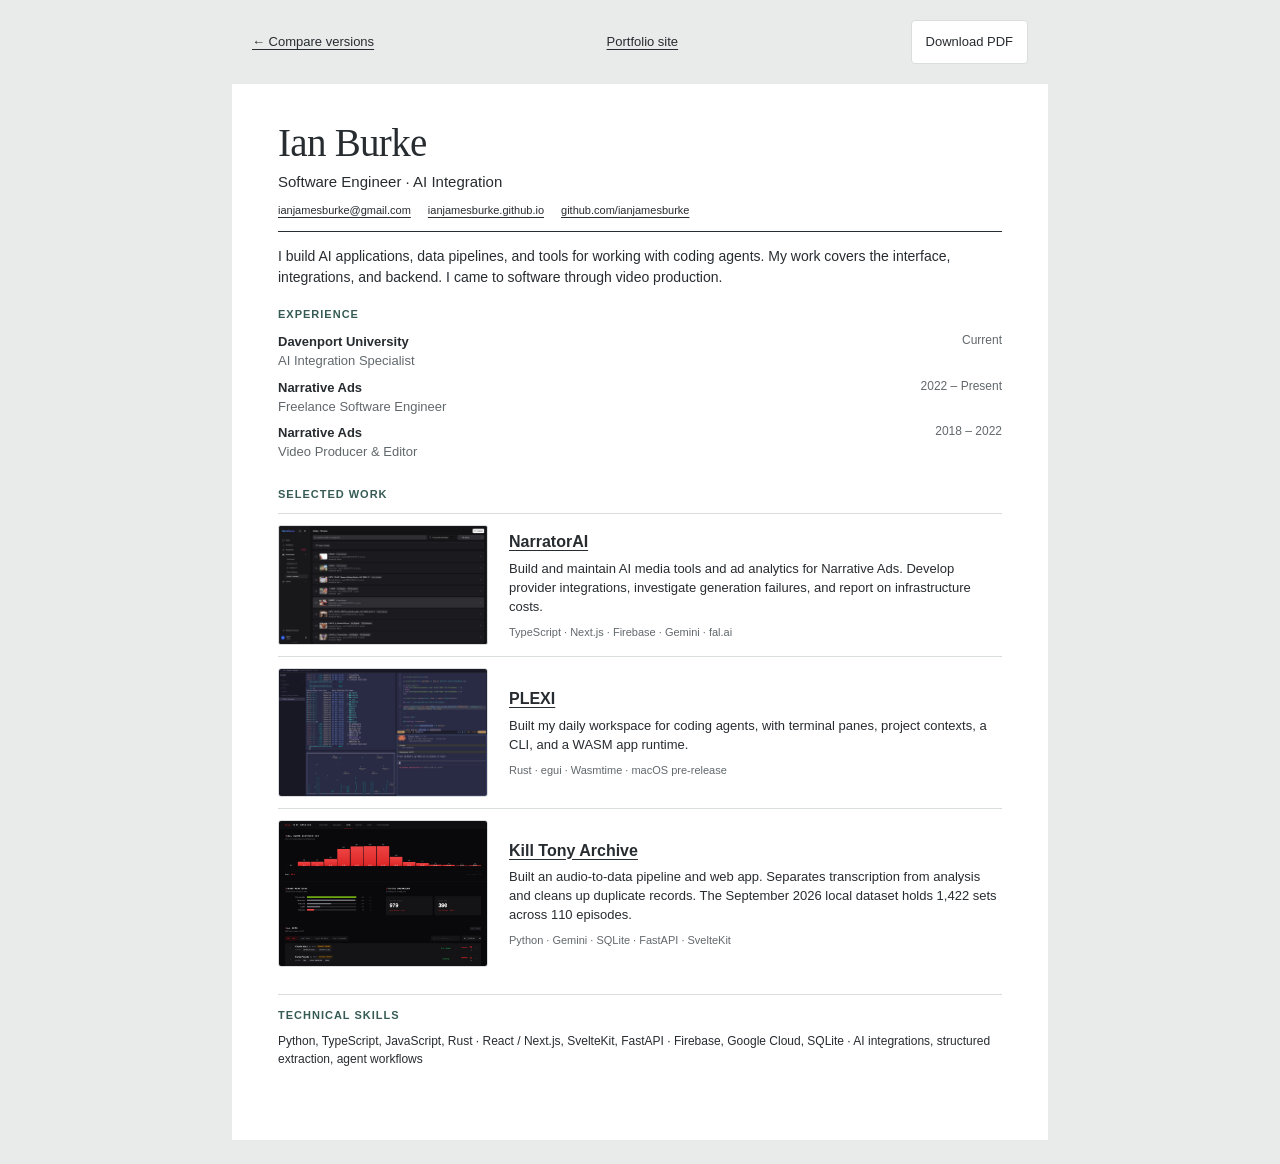
<file: portfolio-option-1.html>
<!DOCTYPE html>
<html lang="en"><head><meta charset="UTF-8"><meta name="viewport" content="width=device-width, initial-scale=1.0">
<title>Ian Burke | Compact visual resume</title><link rel="stylesheet" href="portfolio-options.css"><link rel="stylesheet" href="video-review-crop.css"></head>
<body><nav class="toolbar" aria-label="Resume options"><a href="portfolio-options.html">&larr; Compare versions</a><a href="index.html">Portfolio site</a><a class="download" href="Ian-Burke-Option-1.pdf" download>Download PDF</a></nav><main><article class="page compact"><header><h1>Ian Burke</h1><p class="role">Software Engineer &middot; AI Integration</p><div class="contact"><a href="mailto:ianjamesburke@gmail.com">ianjamesburke@gmail.com</a><a href="https://ianjamesburke.github.io">ianjamesburke.github.io</a><a href="https://github.com/ianjamesburke">github.com/ianjamesburke</a></div></header><p class="summary">I build AI applications, data pipelines, and tools for working with coding agents. My work covers the interface, integrations, and backend. I came to software through video production.</p><section class="experience"><h2>Experience</h2>
<div class="job"><div><p class="title">Davenport University</p><p class="position">AI Integration Specialist</p></div><span class="date">Current</span></div>
<div class="job"><div><p class="title">Narrative Ads</p><p class="position">Freelance Software Engineer</p></div><span class="date">2022 &ndash; Present</span></div>
<div class="job"><div><p class="title">Narrative Ads</p><p class="position">Video Producer &amp; Editor</p></div><span class="date">2018 &ndash; 2022</span></div>
</section><section><h2>Selected Work</h2><article class="project"><figure class="video-review-crop"><img src="images/narrator-ai-video-review.png" alt="Narrative video-review interface with upload states and AI review badges"></figure><div><h3><a href="https://ianjamesburke.github.io/narrator-ai.html">NarratorAI</a></h3><p>Build and maintain AI media tools and ad analytics for Narrative Ads. Develop provider integrations, investigate generation failures, and report on infrastructure costs.</p><p class="detail">TypeScript &middot; Next.js &middot; Firebase &middot; Gemini &middot; fal.ai</p></div></article><article class="project"><figure class=""><img src="images/plexi-workspace.png" alt="PLEXI project contexts, editor, and terminal panes"></figure><div><h3><a href="https://plexiapp.com">PLEXI</a></h3><p>Built my daily workspace for coding agents, with terminal panes, project contexts, a CLI, and a WASM app runtime.</p><p class="detail">Rust &middot; egui &middot; Wasmtime &middot; macOS pre-release</p></div></article><article class="project"><figure class=""><img src="images/kill-tony-sets.png" alt="Kill Tony Archive score distribution and browsable set rankings"></figure><div><h3><a href="https://killtonyarchive.com">Kill Tony Archive</a></h3><p>Built an audio-to-data pipeline and web app. Separates transcription from analysis and cleans up duplicate records. The September 2026 local dataset holds 1,422 sets across 110 episodes.</p><p class="detail">Python &middot; Gemini &middot; SQLite &middot; FastAPI &middot; SvelteKit</p></div></article></section><section class="skills"><h2>Technical Skills</h2><p>Python, TypeScript, JavaScript, Rust &middot; React / Next.js, SvelteKit, FastAPI &middot; Firebase, Google Cloud, SQLite &middot; AI integrations, structured extraction, agent workflows</p></section></article></main></body></html>
</file>
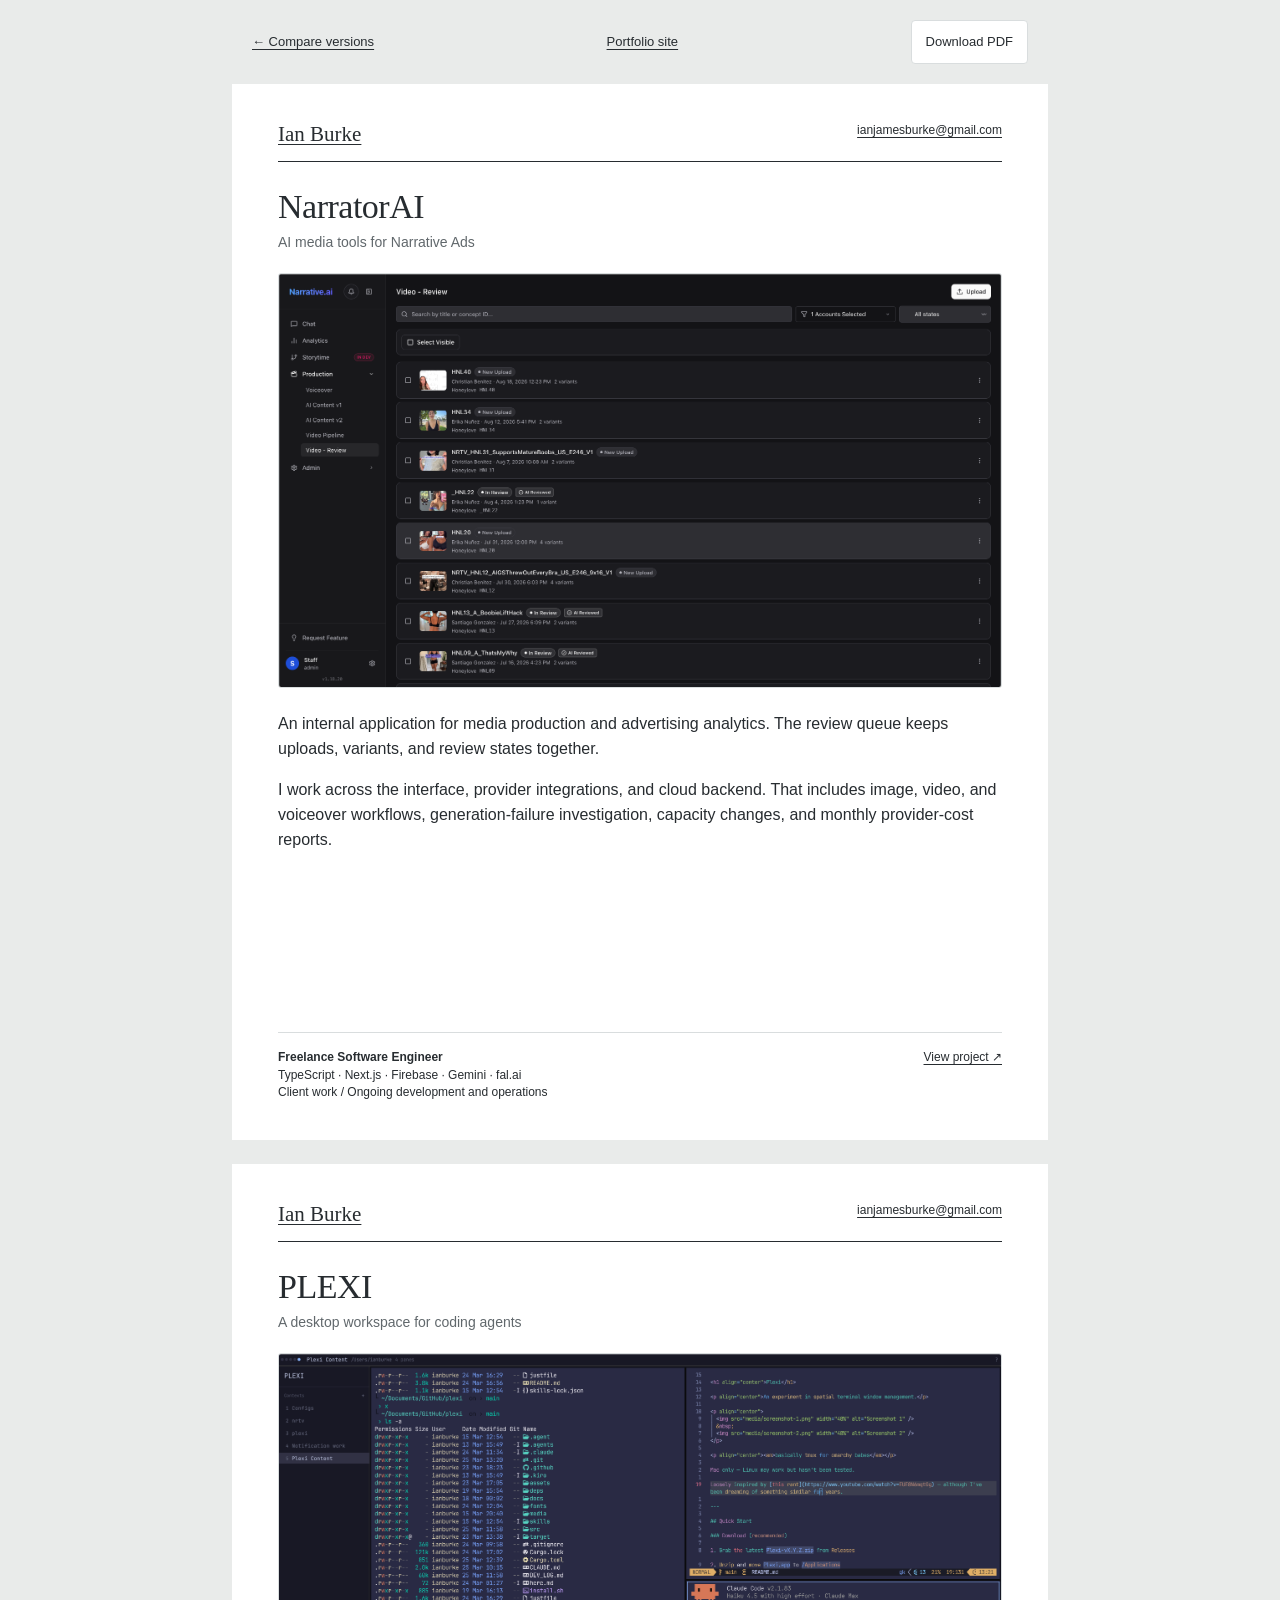
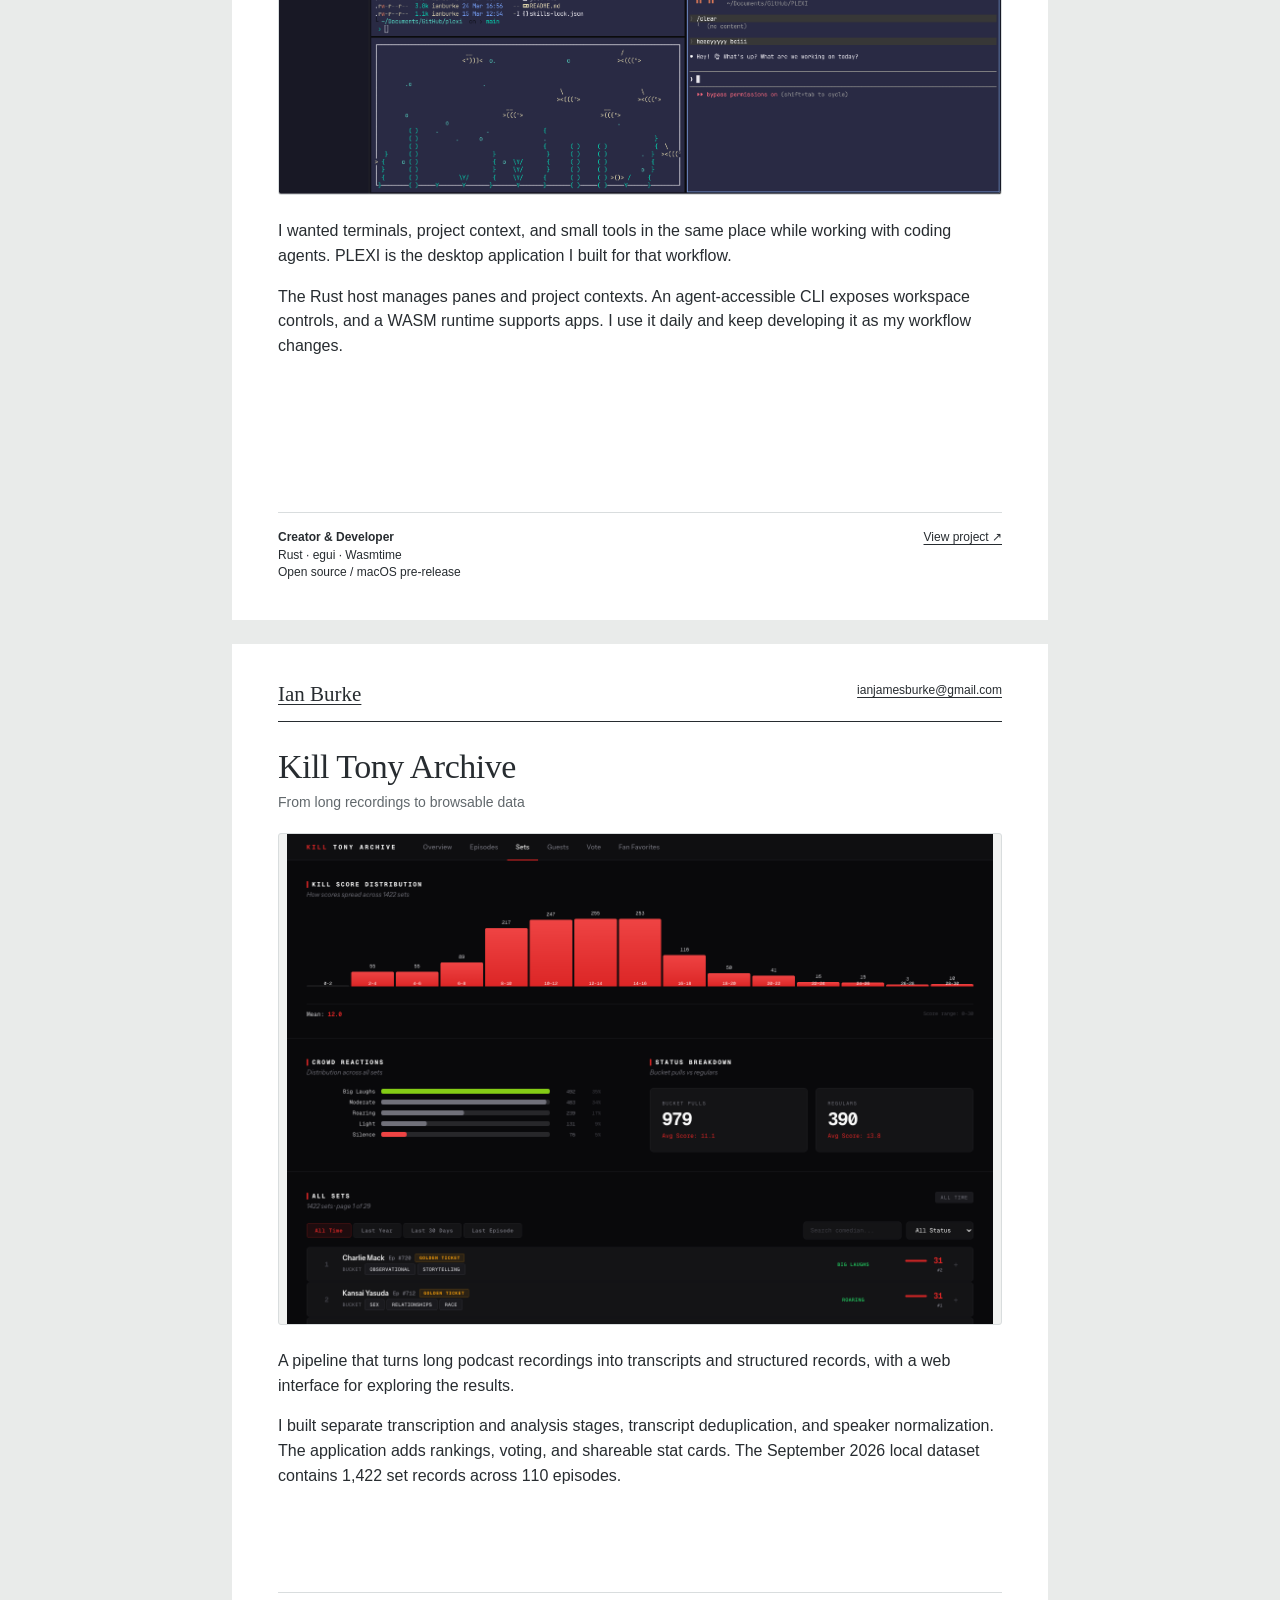
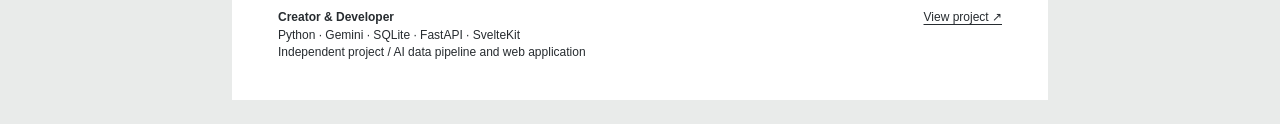
<file: portfolio-option-2.html>
<!DOCTYPE html>
<html lang="en"><head><meta charset="UTF-8"><meta name="viewport" content="width=device-width, initial-scale=1.0">
<title>Ian Burke | Project showcase</title><link rel="stylesheet" href="portfolio-options.css"><link rel="stylesheet" href="video-review-crop.css"></head>
<body><nav class="toolbar" aria-label="Resume options"><a href="portfolio-options.html">&larr; Compare versions</a><a href="index.html">Portfolio site</a><a class="download" href="Ian-Burke-Option-2.pdf" download>Download PDF</a></nav><main><article class="page work-first"><header class="small-header"><a href="https://ianjamesburke.github.io"><strong>Ian Burke</strong></a><a href="mailto:ianjamesburke@gmail.com">ianjamesburke@gmail.com</a></header>
<h1 class="case-title">NarratorAI</h1><p class="case-subtitle">AI media tools for Narrative Ads</p>
<figure class="wide-image video-review-crop"><img src="images/narrator-ai-video-review.png" alt="Narrative video-review interface with upload states and AI review badges"></figure>
<div class="case-copy"><p>An internal application for media production and advertising analytics. The review queue keeps uploads, variants, and review states together.</p><p>I work across the interface, provider integrations, and cloud backend. That includes image, video, and voiceover workflows, generation-failure investigation, capacity changes, and monthly provider-cost reports.</p></div>
<footer class="case-meta"><div><p><strong>Freelance Software Engineer</strong></p><p>TypeScript &middot; Next.js &middot; Firebase &middot; Gemini &middot; fal.ai</p><p>Client work / Ongoing development and operations</p></div><a href="https://ianjamesburke.github.io/narrator-ai.html">View project &nearr;</a></footer></article><article class="page work-first"><header class="small-header"><a href="https://ianjamesburke.github.io"><strong>Ian Burke</strong></a><a href="mailto:ianjamesburke@gmail.com">ianjamesburke@gmail.com</a></header>
<h1 class="case-title">PLEXI</h1><p class="case-subtitle">A desktop workspace for coding agents</p>
<figure class="wide-image"><img src="images/plexi-workspace.png" alt="PLEXI project contexts, editor, and terminal panes"></figure>
<div class="case-copy"><p>I wanted terminals, project context, and small tools in the same place while working with coding agents. PLEXI is the desktop application I built for that workflow.</p><p>The Rust host manages panes and project contexts. An agent-accessible CLI exposes workspace controls, and a WASM runtime supports apps. I use it daily and keep developing it as my workflow changes.</p></div>
<footer class="case-meta"><div><p><strong>Creator &amp; Developer</strong></p><p>Rust &middot; egui &middot; Wasmtime</p><p>Open source / macOS pre-release</p></div><a href="https://plexiapp.com">View project &nearr;</a></footer></article><article class="page work-first"><header class="small-header"><a href="https://ianjamesburke.github.io"><strong>Ian Burke</strong></a><a href="mailto:ianjamesburke@gmail.com">ianjamesburke@gmail.com</a></header>
<h1 class="case-title">Kill Tony Archive</h1><p class="case-subtitle">From long recordings to browsable data</p>
<figure class="wide-image"><img src="images/kill-tony-sets.png" alt="Kill Tony Archive score distribution and browsable set rankings"></figure>
<div class="case-copy"><p>A pipeline that turns long podcast recordings into transcripts and structured records, with a web interface for exploring the results.</p><p>I built separate transcription and analysis stages, transcript deduplication, and speaker normalization. The application adds rankings, voting, and shareable stat cards. The September 2026 local dataset contains 1,422 set records across 110 episodes.</p></div>
<footer class="case-meta"><div><p><strong>Creator &amp; Developer</strong></p><p>Python &middot; Gemini &middot; SQLite &middot; FastAPI &middot; SvelteKit</p><p>Independent project / AI data pipeline and web application</p></div><a href="https://killtonyarchive.com">View project &nearr;</a></footer></article></main></body></html>
</file>
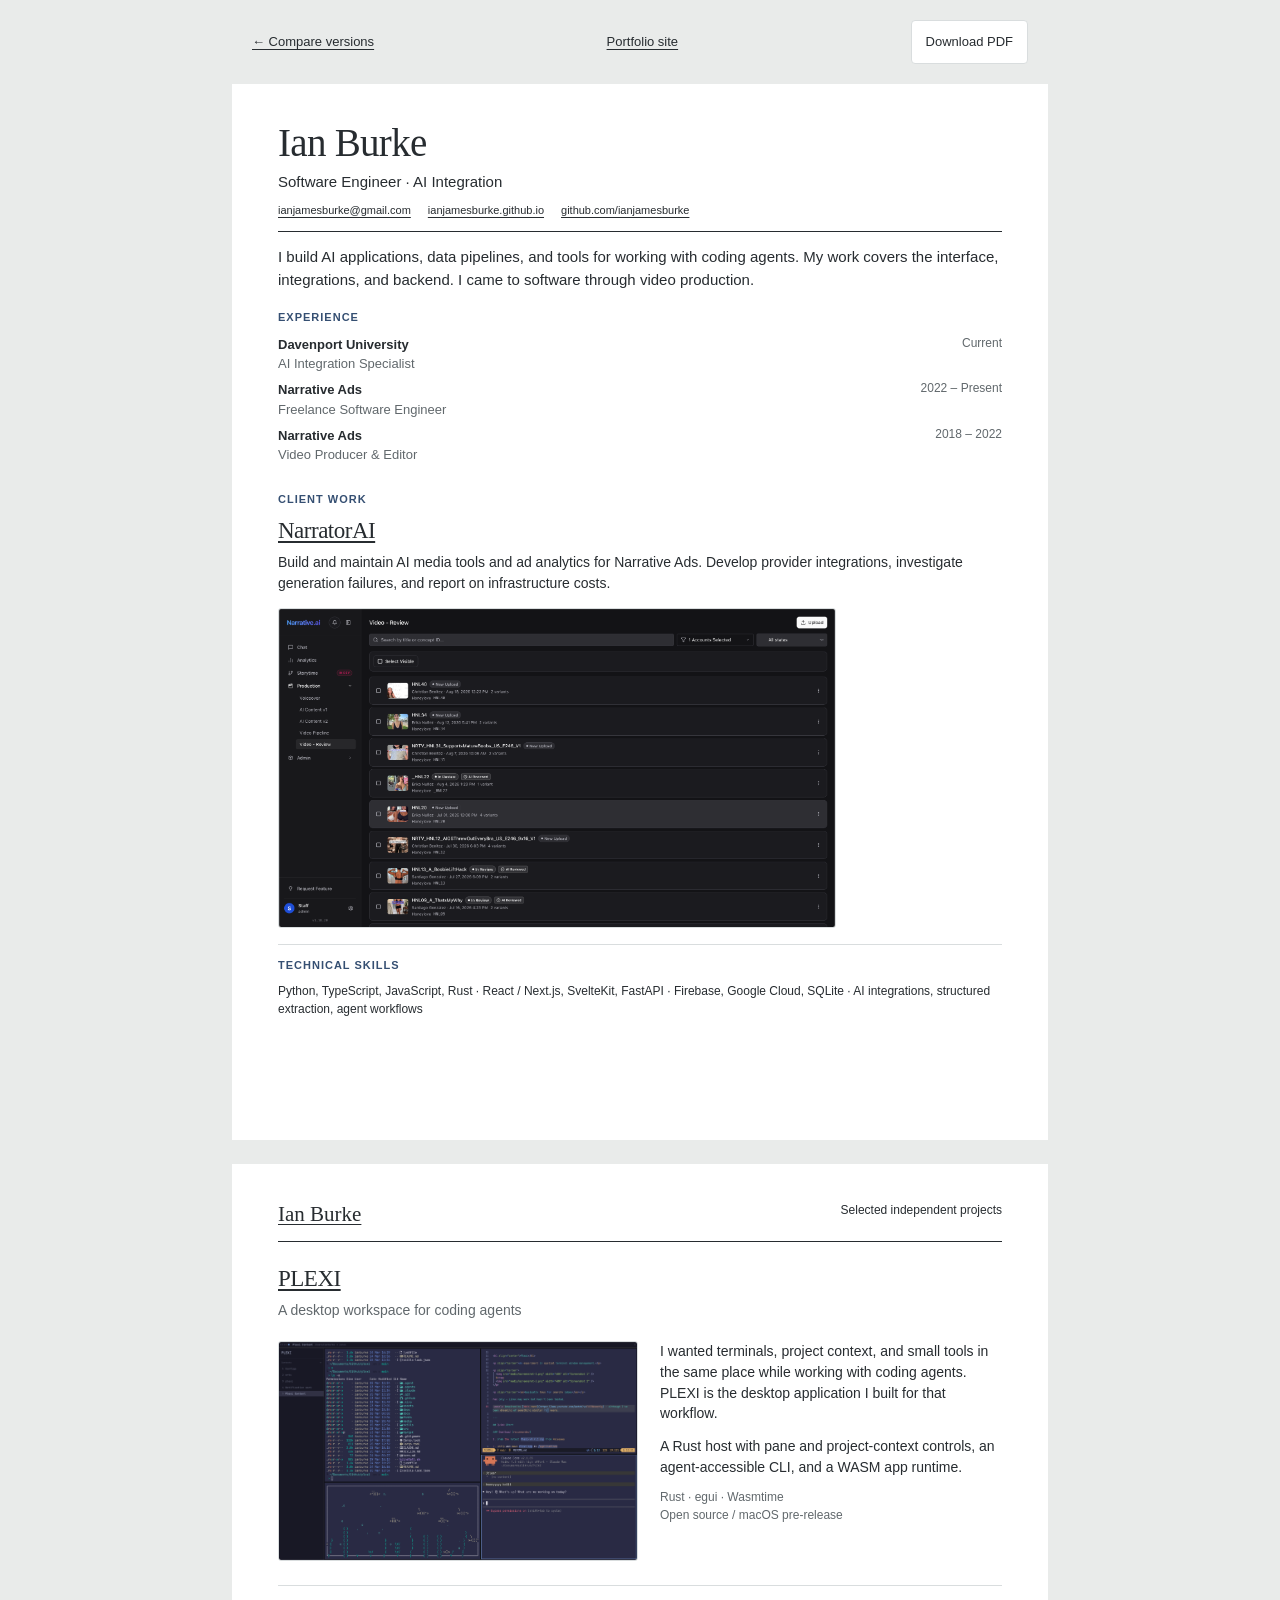
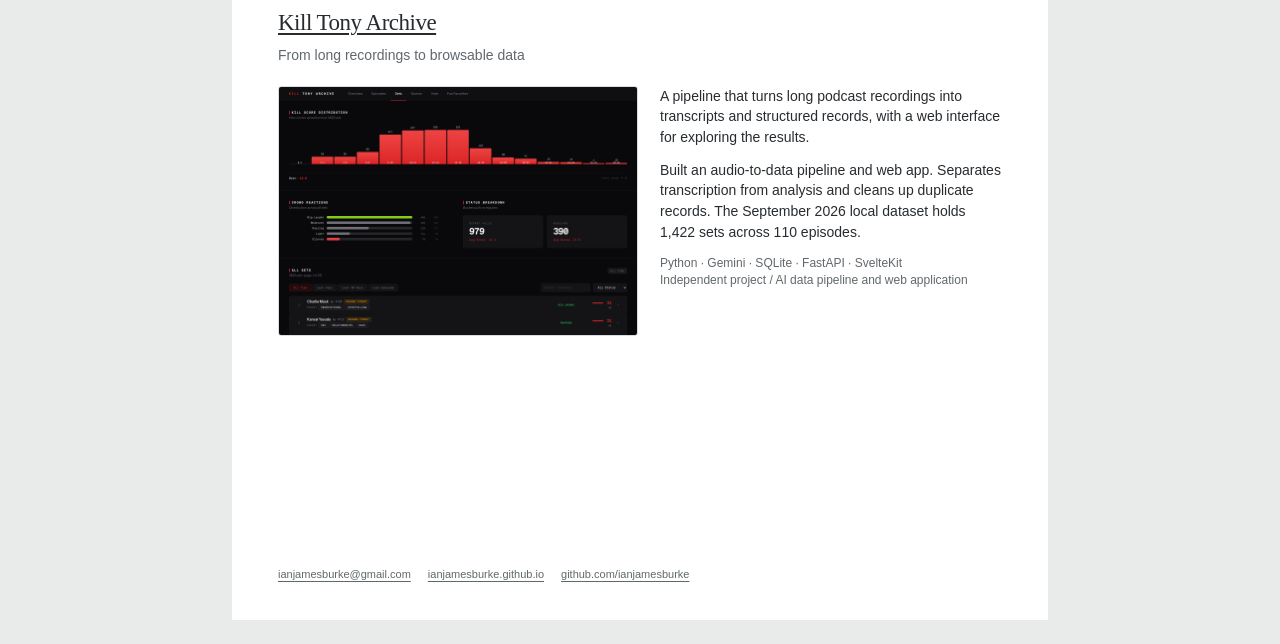
<file: portfolio-option-3.html>
<!DOCTYPE html>
<html lang="en"><head><meta charset="UTF-8"><meta name="viewport" content="width=device-width, initial-scale=1.0">
<title>Ian Burke | Two-page visual resume</title><link rel="stylesheet" href="portfolio-options.css"><link rel="stylesheet" href="video-review-crop.css"></head>
<body><nav class="toolbar" aria-label="Resume options"><a href="portfolio-options.html">&larr; Compare versions</a><a href="index.html">Portfolio site</a><a class="download" href="Ian-Burke-Option-3.pdf" download>Download PDF</a></nav><main><article class="page balanced"><header><h1>Ian Burke</h1><p class="role">Software Engineer &middot; AI Integration</p><div class="contact"><a href="mailto:ianjamesburke@gmail.com">ianjamesburke@gmail.com</a><a href="https://ianjamesburke.github.io">ianjamesburke.github.io</a><a href="https://github.com/ianjamesburke">github.com/ianjamesburke</a></div></header><p class="summary">I build AI applications, data pipelines, and tools for working with coding agents. My work covers the interface, integrations, and backend. I came to software through video production.</p><section class="experience"><h2>Experience</h2>
<div class="job"><div><p class="title">Davenport University</p><p class="position">AI Integration Specialist</p></div><span class="date">Current</span></div>
<div class="job"><div><p class="title">Narrative Ads</p><p class="position">Freelance Software Engineer</p></div><span class="date">2022 &ndash; Present</span></div>
<div class="job"><div><p class="title">Narrative Ads</p><p class="position">Video Producer &amp; Editor</p></div><span class="date">2018 &ndash; 2022</span></div>
</section><section><h2>Client Work</h2><h3 class="case-title"><a href="https://ianjamesburke.github.io/narrator-ai.html">NarratorAI</a></h3><p class="project-copy">Build and maintain AI media tools and ad analytics for Narrative Ads. Develop provider integrations, investigate generation failures, and report on infrastructure costs.</p><figure class="wide-image video-review-crop"><img src="images/narrator-ai-video-review.png" alt="Narrative video-review interface with upload states and AI review badges"></figure></section><section class="skills"><h2>Technical Skills</h2><p>Python, TypeScript, JavaScript, Rust &middot; React / Next.js, SvelteKit, FastAPI &middot; Firebase, Google Cloud, SQLite &middot; AI integrations, structured extraction, agent workflows</p></section></article><article class="page balanced"><header class="small-header"><a href="https://ianjamesburke.github.io"><strong>Ian Burke</strong></a><span>Selected independent projects</span></header><section class="personal-project"><h2 class="case-title"><a href="https://plexiapp.com">PLEXI</a></h2><p class="case-subtitle">A desktop workspace for coding agents</p><div class="project-split"><figure class=""><img src="images/plexi-workspace.png" alt="PLEXI project contexts, editor, and terminal panes"></figure><div><p>I wanted terminals, project context, and small tools in the same place while working with coding agents. PLEXI is the desktop application I built for that workflow.</p><p>A Rust host with pane and project-context controls, an agent-accessible CLI, and a WASM app runtime.</p><p class="detail">Rust &middot; egui &middot; Wasmtime<br>Open source / macOS pre-release</p></div></div></section><section class="personal-project"><h2 class="case-title"><a href="https://killtonyarchive.com">Kill Tony Archive</a></h2><p class="case-subtitle">From long recordings to browsable data</p><div class="project-split"><figure class=""><img src="images/kill-tony-sets.png" alt="Kill Tony Archive score distribution and browsable set rankings"></figure><div><p>A pipeline that turns long podcast recordings into transcripts and structured records, with a web interface for exploring the results.</p><p>Built an audio-to-data pipeline and web app. Separates transcription from analysis and cleans up duplicate records. The September 2026 local dataset holds 1,422 sets across 110 episodes.</p><p class="detail">Python &middot; Gemini &middot; SQLite &middot; FastAPI &middot; SvelteKit<br>Independent project / AI data pipeline and web application</p></div></div></section><footer class="page-note"><div class="contact"><a href="mailto:ianjamesburke@gmail.com">ianjamesburke@gmail.com</a><a href="https://ianjamesburke.github.io">ianjamesburke.github.io</a><a href="https://github.com/ianjamesburke">github.com/ianjamesburke</a></div></footer></article></main></body></html>
</file>
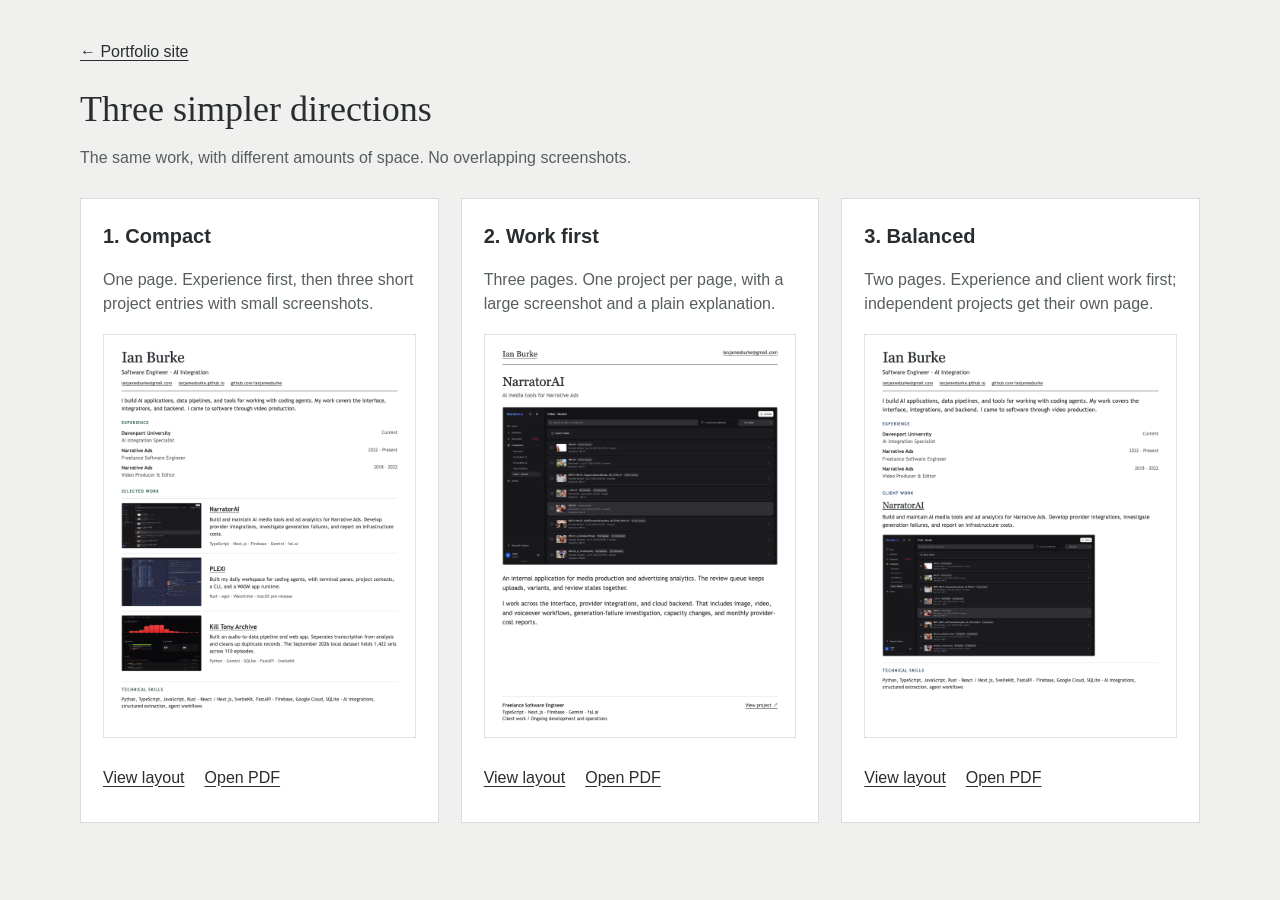
<file: portfolio-options.html>
<!DOCTYPE html>
<html lang="en">
<head>
  <meta charset="UTF-8"><meta name="viewport" content="width=device-width, initial-scale=1.0">
  <title>Ian Burke | Resume Options</title>
  <style>
    * { box-sizing: border-box; } body { margin: 0; padding: 40px 24px; background: #f0f1ef; color: #292d30; font: 16px/1.5 'Trebuchet MS', sans-serif; }
    main { max-width: 1120px; margin: auto; } h1 { font: 36px Georgia, serif; margin-bottom: 12px; } a { color: inherit; text-underline-offset: 3px; }
    .options { display: grid; grid-template-columns: repeat(3, 1fr); gap: 22px; margin-top: 28px; } article { background: white; border: 1px solid #d9dcda; padding: 22px; }
    h2 { font-size: 20px; margin-top: 0; } p { color: #575e60; } .links { display: flex; gap: 20px; flex-wrap: wrap; } .links a { min-height: 44px; display: inline-flex; align-items: center; }
    img { display: block; width: 100%; border: 1px solid #e1e3e1; margin: 18px 0; } @media(max-width:800px) { .options { grid-template-columns:1fr; } }
  </style>
</head>
<body><main>
  <a href="index.html">&larr; Portfolio site</a>
  <h1>Three simpler directions</h1>
  <p>The same work, with different amounts of space. No overlapping screenshots.</p>
  <div class="options">
    <article><h2>1. Compact</h2><p>One page. Experience first, then three short project entries with small screenshots.</p><a href="portfolio-option-1.html"><img src="images/portfolio-option-1-preview.png" alt="Compact one-page resume preview"></a><div class="links"><a href="portfolio-option-1.html">View layout</a><a href="Ian-Burke-Option-1.pdf">Open PDF</a></div></article>
    <article><h2>2. Work first</h2><p>Three pages. One project per page, with a large screenshot and a plain explanation.</p><a href="portfolio-option-2.html"><img src="images/portfolio-option-2-preview.png" alt="First page of the project showcase"></a><div class="links"><a href="portfolio-option-2.html">View layout</a><a href="Ian-Burke-Option-2.pdf">Open PDF</a></div></article>
    <article><h2>3. Balanced</h2><p>Two pages. Experience and client work first; independent projects get their own page.</p><a href="portfolio-option-3.html"><img src="images/portfolio-option-3-preview.png" alt="First page of the two-page visual resume"></a><div class="links"><a href="portfolio-option-3.html">View layout</a><a href="Ian-Burke-Option-3.pdf">Open PDF</a></div></article>
  </div>
</main></body></html>
</file>
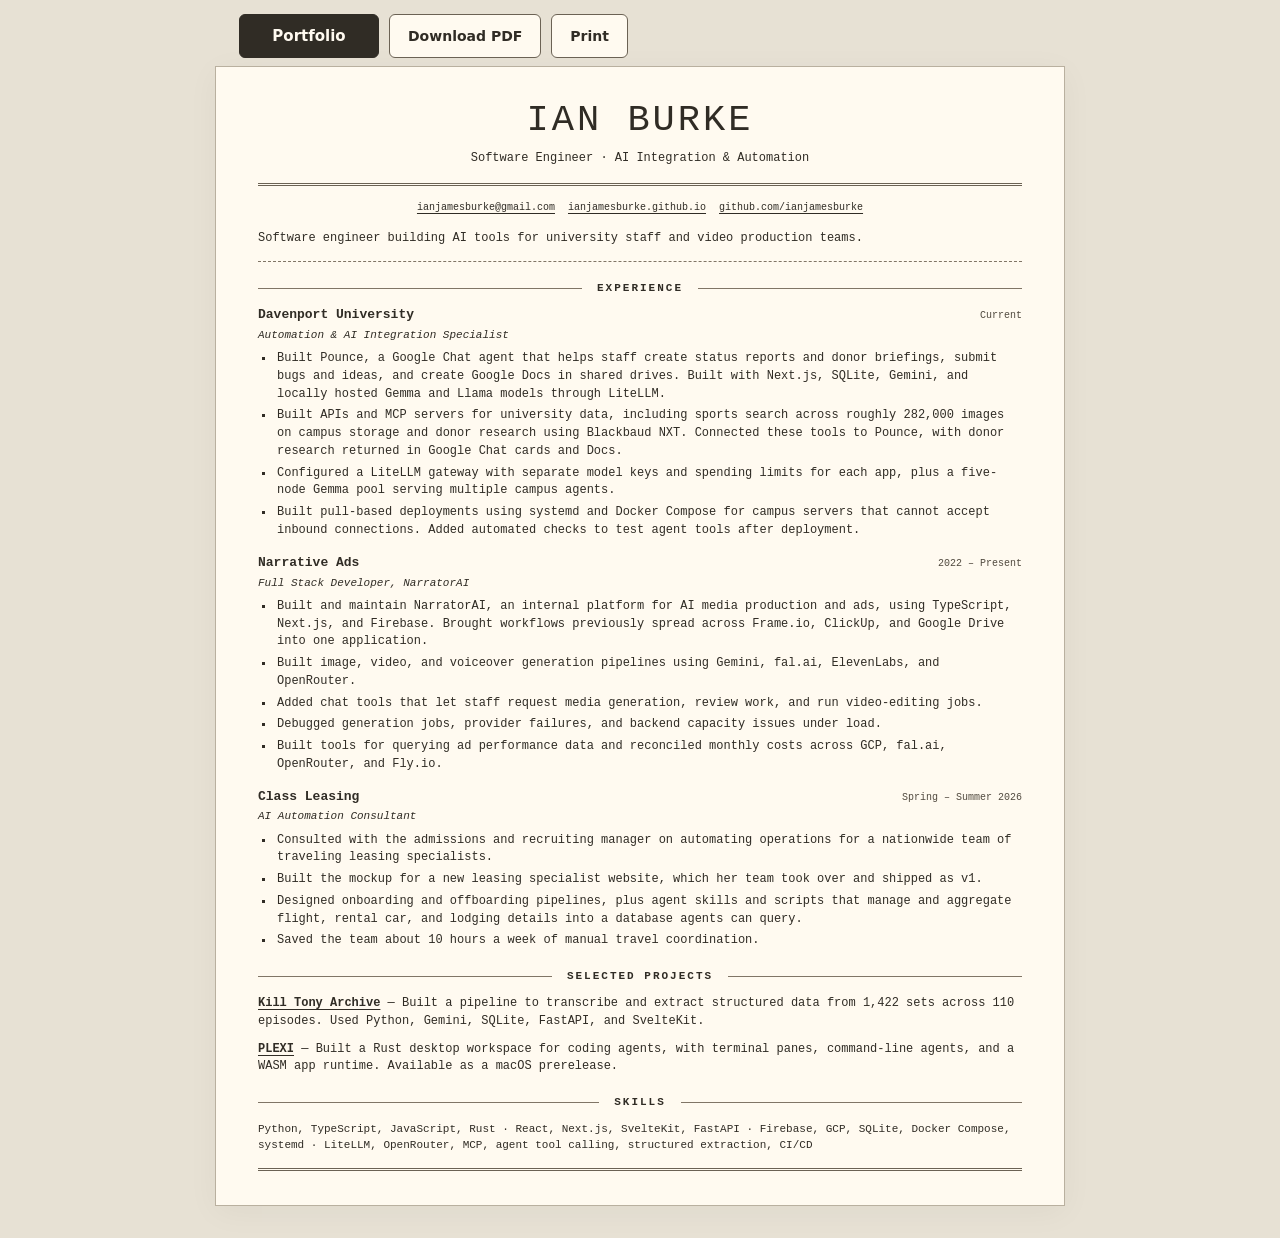
<file: resume.html>
<!DOCTYPE html>
<!-- SHIP CANDIDATE: Ian locked paper-typewriter (v7). Production toolbar. Paths assume site root (resume.html next to index.html). -->
<html lang="en">
<head>
<meta charset="utf-8">
<meta name="viewport" content="width=device-width, initial-scale=1">
<title>Ian Burke — Resume</title>
<style>

*{box-sizing:border-box}html{color-scheme:light}body{margin:0;background:#e9e9e7;color:#242424;font:12px/1.48 'Courier New',Courier,monospace}a{color:inherit;text-underline-offset:3px;text-decoration-thickness:1px}a:hover{text-decoration-thickness:2px}a:focus-visible{outline:2px solid currentColor;outline-offset:4px}.toolbar{max-width:850px;margin:auto;padding:17px 32px;font:12px/1.5 Arial,sans-serif}.sheet{max-width:850px;margin:0 auto 32px;padding:34px 38px;background:white;box-shadow:0 6px 30px #0000000b}h1,h2,h3,p{margin:0}h1{font-size:36px;line-height:1.05;letter-spacing:-1.7px}.role{font-size:12px;margin-top:8px}.contact{display:flex;flex-wrap:wrap;gap:5px 16px;font-size:10px;font-style:normal;margin-top:15px}.summary{margin-top:20px}.experience,.projects,.skills{margin-top:19px}h2{font-size:11px;line-height:1.35;text-transform:uppercase;letter-spacing:1.3px;margin-bottom:11px}h3{font-size:13px;line-height:1.3}.job-head{display:flex;justify-content:space-between;gap:14px;align-items:baseline}.job-role{font-size:11px;margin-top:3px}.date{font-size:10px;white-space:nowrap;color:#505050}.job+.job{margin-top:15px}ul{padding-left:17px;margin:7px 0 0}li{padding-left:2px;margin-top:4px}.project+.project{margin-top:10px}.project h3{font-size:12px}.project p{margin-top:4px}.skills p{font-size:11px}h2,h3,.job-head{break-after:avoid}li,.project{break-inside:avoid}
@page{size:Letter;margin:.4in}
@media print{html,body{background:white}body{font-size:8.5pt;line-height:1.31;-webkit-print-color-adjust:exact;print-color-adjust:exact}.toolbar{display:none}.sheet{width:100%;max-width:none;margin:0;padding:0;box-shadow:none}h1{font-size:28pt}.role{font-size:9pt}.contact{font-size:7.5pt;margin-top:10px;gap:4px 12px}.summary{margin-top:13px}.experience,.projects,.skills{margin-top:13px}h2{font-size:8pt;margin-bottom:8px}h3{font-size:9pt}.job-role{font-size:8.5pt}.date{font-size:7.5pt}.job+.job{margin-top:10px}ul{margin-top:5px}li{margin-top:3px}.project h3,.skills p{font-size:8.5pt}.project+.project{margin-top:7px}.project p{margin-top:3px}}
@media screen and (max-width:600px){.toolbar{padding:15px 20px}.sheet{margin:0;padding:28px 22px;box-shadow:none}body{font-size:12px;line-height:1.55}h1{font-size:33px}.contact{flex-direction:column;font-size:11px;gap:7px}.job-head{display:block}.date{margin-top:4px}.experience,.projects,.skills{margin-top:24px}.job+.job{margin-top:20px}}

body{background:#e7e1d4;color:#302c25}.sheet{background:#fffaf0;padding:34px 42px;border:1px solid #b9b09f}.identity{text-align:center;padding-bottom:15px;border-bottom:3px double #6b6254}h1{font-size:37px;letter-spacing:3px;font-weight:normal;text-transform:uppercase}.role{margin-top:10px}.contact{justify-content:center;font-size:10px;gap:5px 13px}.summary{padding:13px 0;border-bottom:1px dashed #807566;margin-top:2px}h2{text-align:center;font-size:11px;letter-spacing:2px;display:flex;align-items:center;gap:15px}h2:before,h2:after{content:'';flex:1;border-top:1px solid #807566}.job-head{display:grid;grid-template-columns:minmax(0,1fr) auto}.job-role{font-style:italic}.date{color:#514a3f}ul{list-style-type:square}.project h3{display:inline;font-weight:bold}.project p{display:inline}.project h3:after{content:' — ';font-weight:normal}.project+.project{margin-top:10px}.skills{border-bottom:3px double #6b6254;padding-bottom:15px}.skills p{font-size:11px}
@media print{html,body{background:white}.sheet{padding:0;border:0;background:#fffaf0}h1{font-size:28pt}.identity{padding-bottom:10px}.summary{padding:10px 0}h2{font-size:8pt}.skills{padding-bottom:10px}.skills p{font-size:8.5pt}.project+.project{margin-top:7px}}
@media screen and (max-width:600px){.sheet{padding:28px 21px;border:0}h1{font-size:30px;letter-spacing:1px}.contact{align-items:center;font-size:10.5px}.job-head{display:block}h2{letter-spacing:1px;gap:10px}.role{font-size:11px}}

.toolbar{max-width:850px;margin:auto;padding:14px 24px 8px;font:13px/1.4 system-ui,Arial,sans-serif}
.action-bar{display:flex;flex-wrap:wrap;gap:10px;align-items:center}
.action-bar .btn{display:inline-flex;align-items:center;justify-content:center;min-height:44px;padding:10px 18px;border:1px solid #6b6254;border-radius:6px;background:#fffaf0;color:#302c25;text-decoration:none;font:600 14px/1.2 system-ui,Arial,sans-serif;cursor:pointer;box-sizing:border-box}
.action-bar .btn:hover{background:#f3ebdc}
.action-bar .btn:focus-visible{outline:3px solid #302c25;outline-offset:3px}
.action-bar .btn-primary{background:#302c25;color:#fffaf0;border-color:#302c25;min-width:140px;font-size:15px;padding:12px 22px}
.action-bar .btn-primary:hover{background:#1f1c17;color:#fffaf0}
.action-bar .btn-secondary{background:#fffaf0}
.action-bar .btn-ghost{border:0;background:transparent;min-height:auto;padding:8px 6px;font:12px/1.3 system-ui,Arial,sans-serif;color:#514a3f;text-decoration:underline;text-underline-offset:3px;font-weight:500}
.action-bar .btn-ghost:hover{color:#302c25}
.action-bar .spacer{flex:1 1 12px}
@media screen and (max-width:600px){.toolbar{padding:12px 16px}.action-bar{gap:8px}.action-bar .btn{flex:1 1 calc(50% - 8px)}.action-bar .btn-primary{flex:1 1 100%}.action-bar .spacer{display:none}.action-bar .btn-ghost{flex:1 1 100%;text-align:center}}
@media print{.toolbar{display:none!important}}

</style>
</head>
<body>
<nav class="toolbar" aria-label="Resume actions">
<div class="action-bar">
<a class="btn btn-primary" href="index.html">Portfolio</a>
<a class="btn btn-secondary" href="Ian-Burke-Resume.pdf" download>Download PDF</a>
<button type="button" class="btn btn-secondary" onclick="window.print()">Print</button>
<span class="spacer" aria-hidden="true"></span>

</div>
</nav>
<main class="sheet" aria-label="Ian Burke resume"><header class="identity"><h1>Ian Burke</h1><p class="role">Software Engineer · AI Integration &amp; Automation</p></header><address class="contact"><a href="mailto:ianjamesburke@gmail.com">ianjamesburke@gmail.com</a><a href="https://ianjamesburke.github.io">ianjamesburke.github.io</a><a href="https://github.com/ianjamesburke">github.com/ianjamesburke</a></address><section class="summary" aria-label="Summary"><p>Software engineer building AI tools for university staff and video production teams.</p></section><section class="experience"><h2>Experience</h2><article class="job"><div class="job-head"><div><h3>Davenport University</h3><p class="job-role">Automation &amp; AI Integration Specialist</p></div><p class="date">Current</p></div><ul><li>Built Pounce, a Google Chat agent that helps staff create status reports and donor briefings, submit bugs and ideas, and create Google Docs in shared drives. Built with Next.js, SQLite, Gemini, and locally hosted Gemma and Llama models through LiteLLM.</li><li>Built APIs and MCP servers for university data, including sports search across roughly 282,000 images on campus storage and donor research using Blackbaud NXT. Connected these tools to Pounce, with donor research returned in Google Chat cards and Docs.</li><li>Configured a LiteLLM gateway with separate model keys and spending limits for each app, plus a five-node Gemma pool serving multiple campus agents.</li><li>Built pull-based deployments using systemd and Docker Compose for campus servers that cannot accept inbound connections. Added automated checks to test agent tools after deployment.</li></ul></article><article class="job"><div class="job-head"><div><h3>Narrative Ads</h3><p class="job-role">Full Stack Developer, NarratorAI</p></div><p class="date">2022 – Present</p></div><ul><li>Built and maintain NarratorAI, an internal platform for AI media production and ads, using TypeScript, Next.js, and Firebase. Brought workflows previously spread across Frame.io, ClickUp, and Google Drive into one application.</li><li>Built image, video, and voiceover generation pipelines using Gemini, fal.ai, ElevenLabs, and OpenRouter.</li><li>Added chat tools that let staff request media generation, review work, and run video-editing jobs.</li><li>Debugged generation jobs, provider failures, and backend capacity issues under load.</li><li>Built tools for querying ad performance data and reconciled monthly costs across GCP, fal.ai, OpenRouter, and Fly.io.</li></ul></article><article class="job"><div class="job-head"><div><h3>Class Leasing</h3><p class="job-role">AI Automation Consultant</p></div><p class="date">Spring – Summer 2026</p></div><ul><li>Consulted with the admissions and recruiting manager on automating operations for a nationwide team of traveling leasing specialists.</li><li>Built the mockup for a new leasing specialist website, which her team took over and shipped as v1.</li><li>Designed onboarding and offboarding pipelines, plus agent skills and scripts that manage and aggregate flight, rental car, and lodging details into a database agents can query.</li><li>Saved the team about 10 hours a week of manual travel coordination.</li></ul></article></section><section class="projects"><h2>Selected Projects</h2><div class="project-list"><article class="project"><h3><a href="https://killtonyarchive.com/" target="_blank" rel="noopener noreferrer">Kill Tony Archive</a></h3><p>Built a pipeline to transcribe and extract structured data from 1,422 sets across 110 episodes. Used Python, Gemini, SQLite, FastAPI, and SvelteKit.</p></article><article class="project"><h3><a href="https://plexiapp.com">PLEXI</a></h3><p>Built a Rust desktop workspace for coding agents, with terminal panes, command-line agents, and a WASM app runtime. Available as a macOS prerelease.</p></article></div></section><section class="skills"><h2>Skills</h2><p>Python, TypeScript, JavaScript, Rust · React, Next.js, SvelteKit, FastAPI · Firebase, GCP, SQLite, Docker Compose, systemd · LiteLLM, OpenRouter, MCP, agent tool calling, structured extraction, CI/CD</p></section></main>
</body>
</html>
</file>
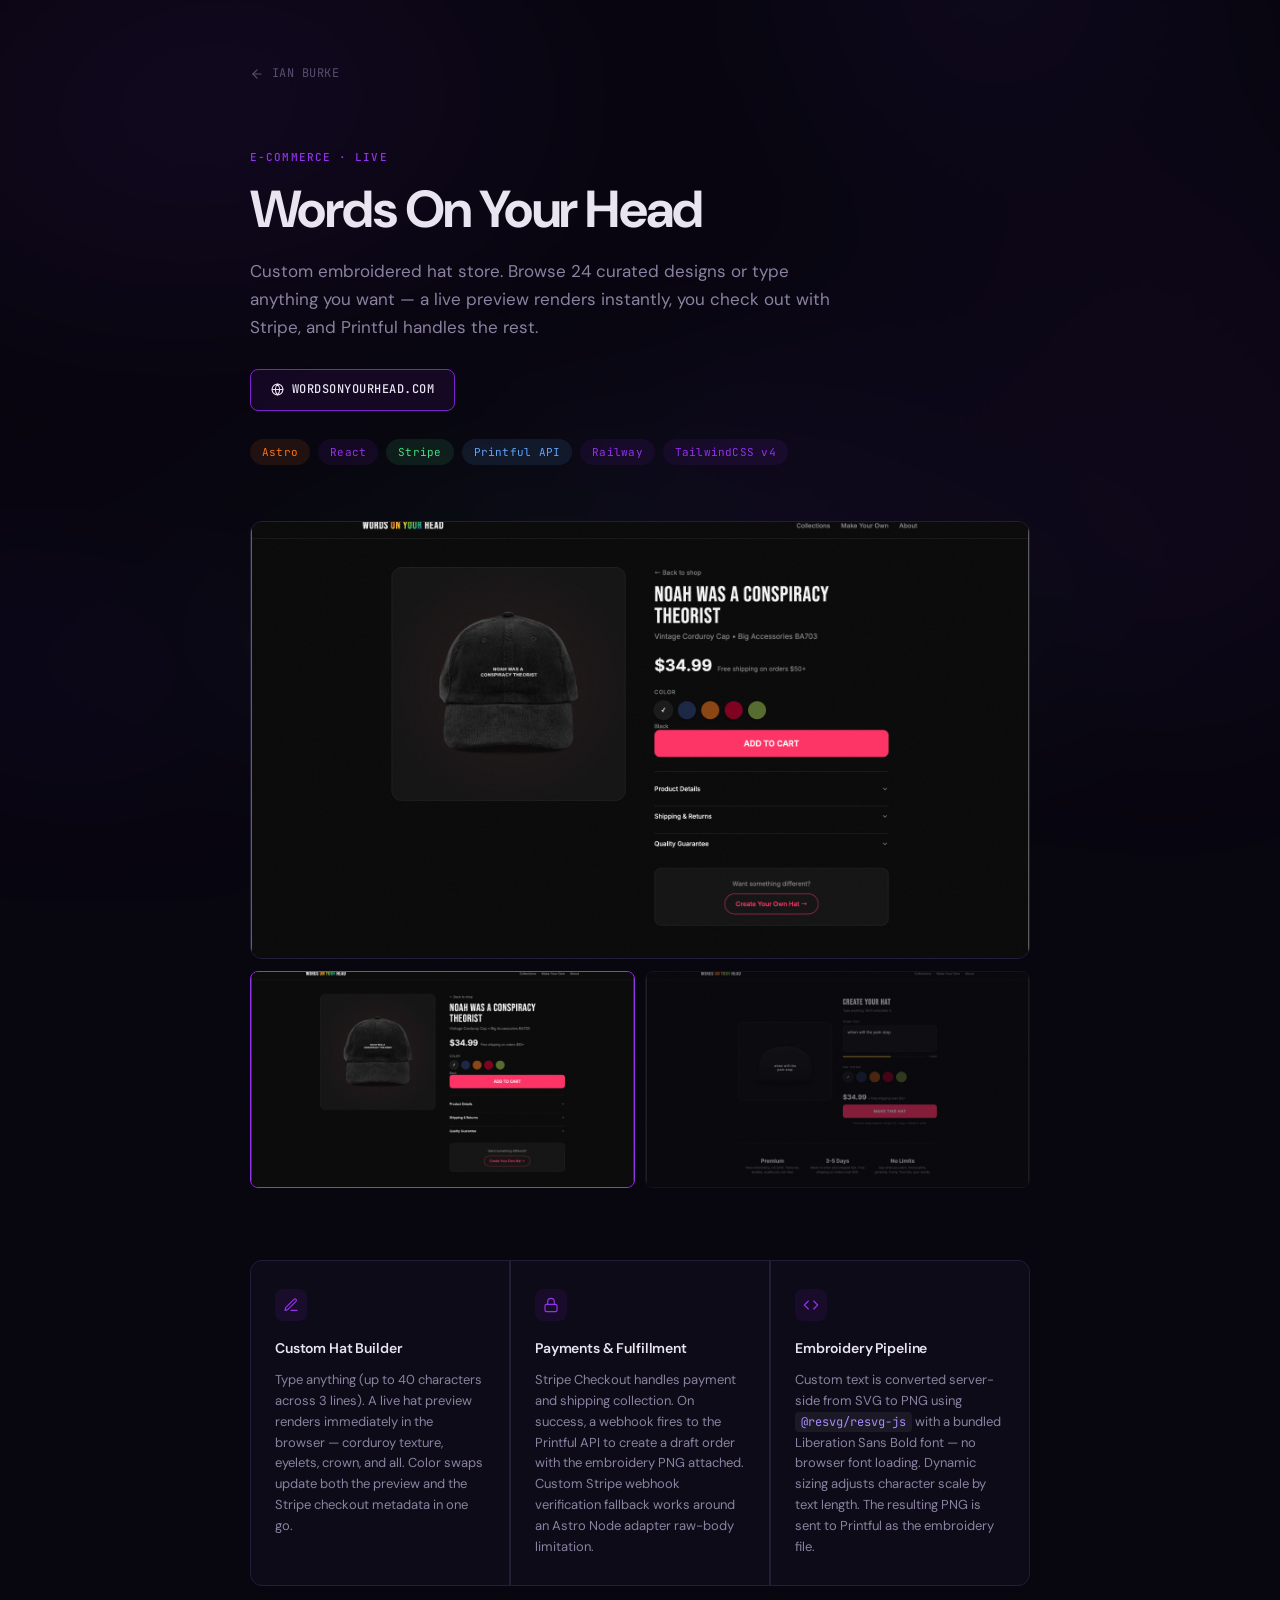
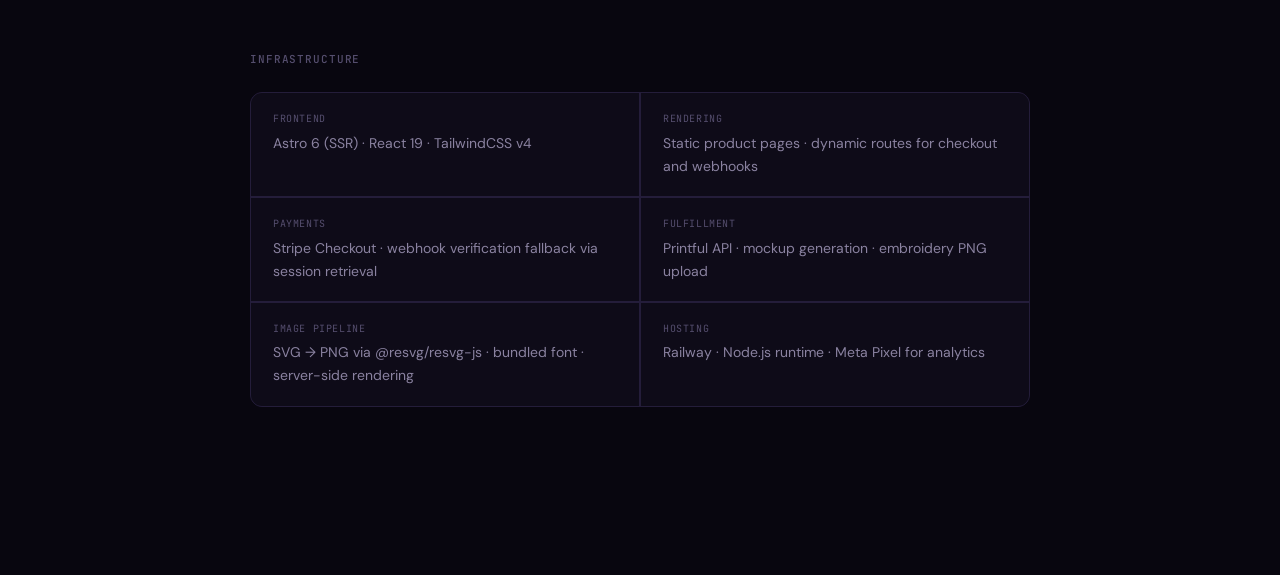
<file: wordsonyourhead.html>
<!DOCTYPE html>
<html lang="en">
<head>
  <meta charset="UTF-8">
  <meta name="viewport" content="width=device-width, initial-scale=1.0">
  <title>Words On Your Head — Ian Burke</title>
  <meta name="description" content="Words On Your Head — custom embroidered hat e-commerce by Ian Burke">
  <link rel="preconnect" href="https://fonts.googleapis.com">
  <link rel="preconnect" href="https://fonts.gstatic.com" crossorigin>
  <link href="https://fonts.googleapis.com/css2?family=DM+Sans:ital,opsz,wght@0,9..40,300..700;1,9..40,300..700&family=JetBrains+Mono:wght@300;400;500&family=Instrument+Serif:ital@0;1&display=swap" rel="stylesheet">
  <style>
    *,*::before,*::after{box-sizing:border-box;margin:0;padding:0}

    :root {
      --bg: #08060f;
      --bg-raised: #0e0b18;
      --bg-hover: #150f24;
      --border: #241d3a;
      --border-hover: #342a50;
      --text: #e8e4f0;
      --text-muted: #8a82a0;
      --text-dim: #554e6e;
      --accent: #7e22ce;
      --accent-bright: #9333ea;
      --accent-dim: rgba(126, 34, 206, 0.1);
      --purple-warm: #a855f7;
      --lavender: #a78bfa;
      --green: #4ade80;
      --green-dim: rgba(74, 222, 128, 0.1);
      --blue: #60a5fa;
      --orange: #f97316;
      --orange-dim: rgba(249, 115, 22, 0.1);
      --serif: 'Instrument Serif', Georgia, serif;
      --sans: 'DM Sans', -apple-system, sans-serif;
      --mono: 'JetBrains Mono', 'SF Mono', monospace;
    }

    html { scroll-behavior: smooth; -webkit-font-smoothing: antialiased; }

    body {
      font-family: var(--sans);
      background: var(--bg);
      color: var(--text);
      line-height: 1.65;
      font-size: 15px;
      overflow-x: hidden;
    }

    ::selection { background: rgba(168, 85, 247, 0.2); color: var(--lavender); }

    a { color: var(--text); text-decoration: none; transition: color 0.2s ease; }
    a:hover { color: var(--lavender); }

    code {
      font-family: var(--mono);
      font-size: 12px;
      background: rgba(255,255,255,0.06);
      padding: 2px 6px;
      border-radius: 4px;
      color: var(--lavender);
    }

    /* ─── BACKGROUND ─── */

    .fractal-bg {
      position: fixed; top: 0; left: 0;
      width: 100%; height: 100%;
      z-index: 0; opacity: 0.07;
      pointer-events: none; overflow: hidden;
    }

    .fractal-bg::before, .fractal-bg::after {
      content: ''; position: absolute; border-radius: 50%;
      filter: blur(80px);
      animation: fractalDrift 45s ease-in-out infinite alternate;
    }

    .fractal-bg::before {
      width: 140%; height: 140%; top: -30%; left: -20%;
      background:
        radial-gradient(ellipse 40% 35% at 25% 30%, #9333ea 0%, transparent 70%),
        radial-gradient(ellipse 30% 45% at 70% 20%, #7c3aed 0%, transparent 65%),
        radial-gradient(ellipse 50% 30% at 50% 70%, #4ade80 0%, transparent 60%),
        radial-gradient(ellipse 25% 40% at 80% 60%, #9333ea 0%, transparent 70%),
        radial-gradient(ellipse 35% 25% at 15% 75%, #6d28d9 0%, transparent 65%);
    }

    .fractal-bg::after {
      width: 120%; height: 120%; top: -10%; left: -10%;
      background:
        radial-gradient(ellipse 35% 40% at 60% 55%, #7c3aed 0%, transparent 65%),
        radial-gradient(ellipse 30% 35% at 85% 35%, #581c87 0%, transparent 70%),
        radial-gradient(ellipse 40% 30% at 20% 15%, #9333ea 0%, transparent 60%);
      animation-delay: -20s; animation-duration: 60s;
    }

    @keyframes fractalDrift {
      0% { transform: scale(1) rotate(0deg) translate(0, 0); }
      33% { transform: scale(1.08) rotate(3deg) translate(2%, -1%); }
      66% { transform: scale(0.95) rotate(-2deg) translate(-1%, 2%); }
      100% { transform: scale(1.04) rotate(1.5deg) translate(1%, -1.5%); }
    }

    /* ─── LAYOUT ─── */

    .page {
      position: relative; z-index: 1;
      max-width: 860px;
      margin: 0 auto;
      padding: 64px 40px 120px;
    }

    /* ─── BACK LINK ─── */

    .back {
      display: inline-flex;
      align-items: center;
      gap: 8px;
      font-family: var(--mono);
      font-size: 12px;
      color: var(--text-dim);
      letter-spacing: 0.04em;
      text-transform: uppercase;
      transition: color 0.2s ease;
      margin-bottom: 64px;
    }

    .back:hover { color: var(--lavender); }
    .back svg { width: 14px; height: 14px; }

    /* ─── HERO ─── */

    .hero { margin-bottom: 56px; }

    .hero-eyebrow {
      font-family: var(--mono);
      font-size: 11px;
      font-weight: 500;
      letter-spacing: 0.1em;
      text-transform: uppercase;
      color: var(--accent-bright);
      margin-bottom: 16px;
    }

    .hero-title {
      font-family: var(--sans);
      font-size: 52px;
      font-weight: 700;
      letter-spacing: -0.03em;
      line-height: 1.05;
      color: var(--text);
      margin-bottom: 20px;
    }

    .hero-subtitle {
      font-size: 17px;
      color: var(--text-muted);
      line-height: 1.65;
      max-width: 600px;
      margin-bottom: 28px;
    }

    .hero-actions {
      display: flex;
      align-items: center;
      gap: 16px;
      flex-wrap: wrap;
      margin-bottom: 28px;
    }

    .btn-live {
      display: inline-flex;
      align-items: center;
      gap: 8px;
      font-family: var(--mono);
      font-size: 12px;
      font-weight: 500;
      letter-spacing: 0.04em;
      text-transform: uppercase;
      color: var(--text);
      background: var(--accent-dim);
      border: 1px solid var(--accent);
      padding: 10px 20px;
      border-radius: 8px;
      transition: all 0.2s ease;
    }

    .btn-live:hover {
      background: rgba(126, 34, 206, 0.2);
      border-color: var(--purple-warm);
      color: var(--lavender);
    }

    .btn-live svg { width: 13px; height: 13px; }

    .hero-tags {
      display: flex;
      flex-wrap: wrap;
      gap: 8px;
    }

    .tag {
      font-family: var(--mono);
      font-size: 11px;
      font-weight: 400;
      color: var(--accent-bright);
      background: var(--accent-dim);
      padding: 4px 12px;
      border-radius: 100px;
      letter-spacing: 0.02em;
    }

    .tag.green { color: var(--green); background: var(--green-dim); }
    .tag.blue { color: var(--blue); background: rgba(96, 165, 250, 0.1); }
    .tag.orange { color: var(--orange); background: var(--orange-dim); }

    /* ─── SCREENSHOTS ─── */

    .screenshots { margin-bottom: 72px; }

    .screenshot-main {
      border: 1px solid var(--border);
      border-radius: 12px;
      overflow: hidden;
      margin-bottom: 12px;
      background: var(--bg-raised);
      aspect-ratio: 16 / 9;
      transition: border-color 0.3s ease;
    }

    .screenshot-main img {
      width: 100%; height: 100%;
      object-fit: cover;
      object-position: top left;
      display: block;
    }

    .screenshot-thumbs {
      display: grid;
      grid-template-columns: repeat(2, 1fr);
      gap: 10px;
    }

    .thumb {
      border: 1px solid var(--border);
      border-radius: 8px;
      overflow: hidden;
      cursor: pointer;
      aspect-ratio: 16 / 9;
      background: var(--bg-raised);
      transition: border-color 0.2s ease, opacity 0.2s ease;
      opacity: 0.5;
    }

    .thumb.active { border-color: var(--accent-bright); opacity: 1; }
    .thumb:hover { border-color: var(--border-hover); opacity: 0.85; }
    .thumb.active:hover { opacity: 1; }

    .thumb img {
      width: 100%; height: 100%;
      object-fit: cover;
      object-position: top left;
      display: block;
    }

    /* ─── FEATURES ─── */

    .features {
      display: grid;
      grid-template-columns: 1fr 1fr 1fr;
      gap: 2px;
      border: 1px solid var(--border);
      border-radius: 12px;
      overflow: hidden;
      margin-bottom: 64px;
      background: var(--border);
    }

    .feature {
      background: var(--bg-raised);
      padding: 28px 24px;
    }

    .feature-icon {
      width: 32px; height: 32px;
      border-radius: 8px;
      background: var(--accent-dim);
      display: flex; align-items: center; justify-content: center;
      margin-bottom: 16px;
    }

    .feature-icon svg { width: 16px; height: 16px; color: var(--accent-bright); }

    .feature-title {
      font-size: 14px;
      font-weight: 600;
      color: var(--text);
      letter-spacing: -0.01em;
      margin-bottom: 10px;
    }

    .feature-desc {
      font-size: 13px;
      color: var(--text-muted);
      line-height: 1.6;
    }

    /* ─── INFRA ─── */

    .infra { margin-bottom: 48px; }

    .section-label {
      font-family: var(--mono);
      font-size: 11px;
      font-weight: 500;
      letter-spacing: 0.08em;
      text-transform: uppercase;
      color: var(--text-dim);
      margin-bottom: 24px;
    }

    .infra-grid {
      display: grid;
      grid-template-columns: 1fr 1fr;
      gap: 2px;
      border: 1px solid var(--border);
      border-radius: 12px;
      overflow: hidden;
      background: var(--border);
    }

    .infra-item {
      background: var(--bg-raised);
      padding: 18px 22px;
      display: flex;
      flex-direction: column;
      gap: 4px;
    }

    .infra-label {
      font-family: var(--mono);
      font-size: 10px;
      letter-spacing: 0.06em;
      text-transform: uppercase;
      color: var(--text-dim);
    }

    .infra-value {
      font-size: 14px;
      color: var(--text-muted);
    }

    /* ─── RESPONSIVE ─── */

    @media (max-width: 640px) {
      .page { padding: 48px 24px 80px; }
      .hero-title { font-size: 36px; }
      .features { grid-template-columns: 1fr; }
      .infra-grid { grid-template-columns: 1fr; }
      .screenshot-thumbs { grid-template-columns: repeat(2, 1fr); }
    }
  </style>
</head>
<body>

  <div class="fractal-bg"></div>

  <div class="page">

    <a href="index.html" class="back">
      <svg viewBox="0 0 24 24" fill="none" stroke="currentColor" stroke-width="2" stroke-linecap="round" stroke-linejoin="round"><line x1="19" y1="12" x2="5" y2="12"/><polyline points="12 19 5 12 12 5"/></svg>
      Ian Burke
    </a>

    <div class="hero">
      <div class="hero-eyebrow">E-Commerce · Live</div>
      <h1 class="hero-title">Words On Your Head</h1>
      <p class="hero-subtitle">Custom embroidered hat store. Browse 24 curated designs or type anything you want — a live preview renders instantly, you check out with Stripe, and Printful handles the rest.</p>
      <div class="hero-actions">
        <a href="https://wordsonyourhead.com/" target="_blank" rel="noopener" class="btn-live">
          <svg viewBox="0 0 24 24" fill="none" stroke="currentColor" stroke-width="2" stroke-linecap="round" stroke-linejoin="round"><circle cx="12" cy="12" r="10"/><line x1="2" y1="12" x2="22" y2="12"/><path d="M12 2a15.3 15.3 0 0 1 4 10 15.3 15.3 0 0 1-4 10 15.3 15.3 0 0 1-4-10 15.3 15.3 0 0 1 4-10z"/></svg>
          wordsonyourhead.com
        </a>
      </div>
      <div class="hero-tags">
        <span class="tag orange">Astro</span>
        <span class="tag">React</span>
        <span class="tag green">Stripe</span>
        <span class="tag blue">Printful API</span>
        <span class="tag">Railway</span>
        <span class="tag">TailwindCSS v4</span>
      </div>
    </div>

    <!-- SCREENSHOTS -->
    <div class="screenshots">
      <div class="screenshot-main">
        <img id="mainImg" src="images/wordsonyourhead-1.png" alt="Words On Your Head screenshot">
      </div>
      <div class="screenshot-thumbs">
        <div class="thumb active" onclick="setShot(0, this)">
          <img src="images/wordsonyourhead-1.png" alt="Product page">
        </div>
        <div class="thumb" onclick="setShot(1, this)">
          <img src="images/wordsonyourhead-2.png" alt="Custom hat builder">
        </div>
      </div>
    </div>

    <!-- FEATURES -->
    <div class="features">
      <div class="feature">
        <div class="feature-icon">
          <svg viewBox="0 0 24 24" fill="none" stroke="currentColor" stroke-width="1.75" stroke-linecap="round" stroke-linejoin="round"><path d="M12 20h9"/><path d="M16.5 3.5a2.121 2.121 0 0 1 3 3L7 19l-4 1 1-4L16.5 3.5z"/></svg>
        </div>
        <div class="feature-title">Custom Hat Builder</div>
        <div class="feature-desc">Type anything (up to 40 characters across 3 lines). A live hat preview renders immediately in the browser — corduroy texture, eyelets, crown, and all. Color swaps update both the preview and the Stripe checkout metadata in one go.</div>
      </div>
      <div class="feature">
        <div class="feature-icon">
          <svg viewBox="0 0 24 24" fill="none" stroke="currentColor" stroke-width="1.75" stroke-linecap="round" stroke-linejoin="round"><rect x="3" y="11" width="18" height="11" rx="2" ry="2"/><path d="M7 11V7a5 5 0 0 1 10 0v4"/></svg>
        </div>
        <div class="feature-title">Payments & Fulfillment</div>
        <div class="feature-desc">Stripe Checkout handles payment and shipping collection. On success, a webhook fires to the Printful API to create a draft order with the embroidery PNG attached. Custom Stripe webhook verification fallback works around an Astro Node adapter raw-body limitation.</div>
      </div>
      <div class="feature">
        <div class="feature-icon">
          <svg viewBox="0 0 24 24" fill="none" stroke="currentColor" stroke-width="1.75" stroke-linecap="round" stroke-linejoin="round"><polyline points="16 18 22 12 16 6"/><polyline points="8 6 2 12 8 18"/></svg>
        </div>
        <div class="feature-title">Embroidery Pipeline</div>
        <div class="feature-desc">Custom text is converted server-side from SVG to PNG using <code>@resvg/resvg-js</code> with a bundled Liberation Sans Bold font — no browser font loading. Dynamic sizing adjusts character scale by text length. The resulting PNG is sent to Printful as the embroidery file.</div>
      </div>
    </div>

    <!-- INFRASTRUCTURE -->
    <div class="infra">
      <div class="section-label">Infrastructure</div>
      <div class="infra-grid">
        <div class="infra-item">
          <span class="infra-label">Frontend</span>
          <span class="infra-value">Astro 6 (SSR) · React 19 · TailwindCSS v4</span>
        </div>
        <div class="infra-item">
          <span class="infra-label">Rendering</span>
          <span class="infra-value">Static product pages · dynamic routes for checkout and webhooks</span>
        </div>
        <div class="infra-item">
          <span class="infra-label">Payments</span>
          <span class="infra-value">Stripe Checkout · webhook verification fallback via session retrieval</span>
        </div>
        <div class="infra-item">
          <span class="infra-label">Fulfillment</span>
          <span class="infra-value">Printful API · mockup generation · embroidery PNG upload</span>
        </div>
        <div class="infra-item">
          <span class="infra-label">Image Pipeline</span>
          <span class="infra-value">SVG → PNG via @resvg/resvg-js · bundled font · server-side rendering</span>
        </div>
        <div class="infra-item">
          <span class="infra-label">Hosting</span>
          <span class="infra-value">Railway · Node.js runtime · Meta Pixel for analytics</span>
        </div>
      </div>
    </div>

  </div>

  <script>
    const shots = ['images/wordsonyourhead-1.png', 'images/wordsonyourhead-2.png'];

    function setShot(index, el) {
      document.getElementById('mainImg').src = shots[index];
      document.querySelectorAll('.thumb').forEach(t => t.classList.remove('active'));
      el.classList.add('active');
    }
  </script>

</body>
</html>
</file>
<file: portfolio-options.css>
* { box-sizing: border-box; }
:root { color-scheme: light; --ink: #272c30; --muted: #61686c; --line: #d9ddde; --accent: #365b55; }
body { margin: 0; background: #e9ebea; color: var(--ink); font: 14px/1.48 'Trebuchet MS', sans-serif; }
a { color: inherit; text-underline-offset: 3px; }
a:focus-visible { outline: 2px solid var(--accent); outline-offset: 4px; }
.toolbar { max-width: 816px; margin: 20px auto; padding: 0 20px; display: flex; flex-wrap: wrap; justify-content: space-between; gap: 12px; font-size: 13px; }
.toolbar a { min-height: 44px; display: inline-flex; align-items: center; }
.toolbar .download { background: #fff; border: 1px solid var(--line); border-radius: 4px; padding: 8px 14px; text-decoration: none; }
.page { width: 816px; height: 1056px; padding: 38px 46px; margin: 0 auto 24px; background: #fff; display: flex; flex-direction: column; break-after: page; break-inside: avoid; }
.page:last-child { break-after: auto; }
header { border-bottom: 1px solid var(--ink); padding-bottom: 13px; }
h1 { font: normal 39px/1.1 Georgia, serif; margin: 0 0 6px; letter-spacing: -0.7px; }
.role { margin: 0 0 9px; font-size: 15px; }
.contact { display: flex; flex-wrap: wrap; gap: 3px 17px; font-size: 11px; }
.summary { margin: 14px 0 18px; }
h2 { font-size: 11px; letter-spacing: 1px; text-transform: uppercase; margin: 0 0 10px; color: var(--accent); }
h3 { font-size: 16px; margin: 0 0 6px; }
.job { display: flex; justify-content: space-between; gap: 14px; margin: 7px 0; }
.job p { margin: 0; font-size: 13px; }
.job .title { font-weight: bold; }
.job .position, .date { color: var(--muted); }
.date { white-space: nowrap; font-size: 12px; }
.experience { margin-bottom: 18px; }
figure { margin: 0; border: 1px solid var(--line); border-radius: 3px; overflow: hidden; background: #16191f; }
figure img { display: block; width: 100%; height: auto; }
.project { display: grid; grid-template-columns: 210px minmax(0, 1fr); gap: 21px; align-items: center; padding: 12px 0; border-top: 1px solid var(--line); break-inside: avoid; }
.project p { margin: 0 0 7px; font-size: 13px; line-height: 1.46; }
.project .detail { color: var(--muted); font-size: 11px; margin: 0; }
.skills { border-top: 1px solid var(--line); padding-top: 12px; margin-top: 16px; }
.skills p { margin: 0; font-size: 12px; }
.compact .project { padding: 11px 0; }
.work-first { --accent: #864d39; }
.small-header { display: flex; justify-content: space-between; gap: 20px; padding-bottom: 14px; font-size: 12px; }
.small-header strong { font: 21px Georgia, serif; }
.case-title { font: 34px/1.15 Georgia, serif; letter-spacing: -0.5px; text-transform: none; color: var(--ink); margin: 25px 0 6px; }
.case-subtitle { color: var(--muted); font-size: 14px; margin: 0 0 20px; }
.wide-image { background: #f1f2f1; }
.wide-image img { width: 100%; max-height: 490px; object-fit: contain; }
.case-copy { font-size: 16px; line-height: 1.55; margin-top: 24px; }
.case-copy p { margin: 0 0 16px; }
.case-meta { border-top: 1px solid var(--line); padding-top: 16px; margin-top: auto; display: flex; justify-content: space-between; gap: 24px; font-size: 12px; }
.case-meta p { margin: 0; }
.case-meta a { white-space: nowrap; }
.balanced { --accent: #354f72; }
.balanced .summary { font-size: 15px; }
.balanced .experience { margin-bottom: 20px; }
.balanced .case-title { font-size: 23px; margin: 0 0 8px; }
.balanced .project-copy { font-size: 14px; line-height: 1.5; margin: 0 0 14px; }
.balanced .wide-image { max-height: 320px; }
.balanced .wide-image img { max-height: 320px; }
.balanced .video-review-crop > img { max-height: none; object-fit: initial; }
.balanced .video-review-crop { width: 558px; max-width: 100%; align-self: flex-start; }
.balanced .personal-project { padding: 24px 0; border-bottom: 1px solid var(--line); }
.balanced .personal-project:last-of-type { border-bottom: 0; }
.balanced .project-split { display: grid; grid-template-columns: 360px minmax(0, 1fr); gap: 22px; align-items: start; }
.balanced .project-split p { font-size: 14px; margin: 0 0 12px; }
.balanced .project-split .detail { color: var(--muted); font-size: 12px; }
.page-note { color: var(--muted); font-size: 11px; margin-top: auto; padding-top: 14px; }
@page { size: Letter; margin: 0; }
@media print {
  html, body { margin: 0; padding: 0; background: #fff; print-color-adjust: exact; -webkit-print-color-adjust: exact; }
  .toolbar { display: none; }
  .page { margin: 0; }
}
@media screen and (max-width: 815px) {
  .page { width: calc(100% - 24px); height: auto; min-height: 0; padding: 28px; }
  .case-meta { margin-top: 24px; }
}
@media screen and (max-width: 600px) {
  .page { padding: 24px; }
  h1 { font-size: 35px; }
  .contact { flex-direction: column; }
  .job { flex-wrap: wrap; gap: 2px 12px; margin-bottom: 12px; }
  .project, .balanced .project-split { grid-template-columns: 1fr; gap: 14px; }
  .project { padding: 18px 0; }
  .project p { font-size: 14px; }
  .case-meta { flex-direction: column; gap: 10px; }
  .small-header { flex-wrap: wrap; }
  .balanced .wide-image { max-height: none; }
}
</file>
<file: video-review-crop.css>
/* Keep only the app: exclude the top 250 pixels from the 3456 x 2234 source. */
.video-review-crop {
  display: block;
  position: relative;
  overflow: hidden;
  aspect-ratio: 3456 / 1984;
}
.video-review-crop > img {
  display: block;
  position: absolute;
  top: 0;
  left: 0;
  width: 100%;
  height: auto;
  max-height: none;
  transform: translateY(-11.190689%);
}
</file>
